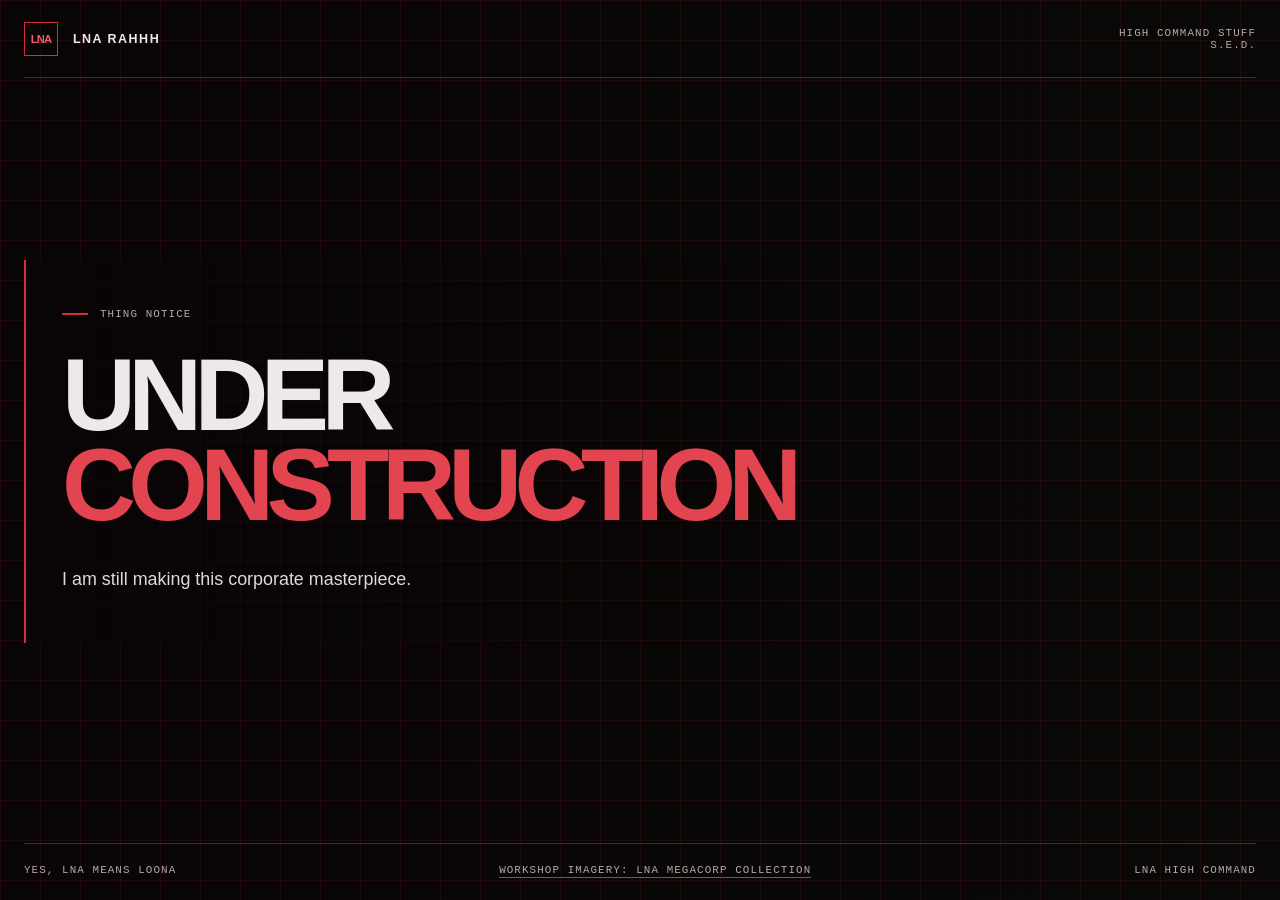
<file: index.html>
<!doctype html>
<html lang="en">
<head>
  <meta charset="utf-8">
  <meta name="viewport" content="width=device-width, initial-scale=1">
  <meta name="theme-color" content="#0b0909">
  <title>LNA Website is being worked on. Stand by</title>
  <style>
    :root {
      color-scheme: dark;
      --text: #eee9e8;
      --muted: #b5a8a9;
      --accent: #cf303d;
      --line: rgba(207, 48, 61, .48);
    }

    * { box-sizing: border-box; }

    body {
      min-height: 100vh;
      margin: 0;
      color: var(--text);
      background: #0b0909;
      font-family: Arial, Helvetica, sans-serif;
    }

    .wallpaper {
      position: fixed;
      z-index: -2;
      inset: 0;
      overflow: hidden;
      background: #0b0909;
    }

    .slide {
      position: absolute;
      inset: 0;
      background-position: center;
      background-size: cover;
      opacity: 0;
      animation: dissolve 64s infinite;
      transform: scale(1.025);
    }

    .slide:nth-child(1) {
      background-image: url("https://images.steamusercontent.com/ugc/14667117368945920307/117C9A7458A0D1704ED50BCFFC2EE8B7CE39E954/?imw=1920&imh=1080&ima=fit&impolicy=Letterbox&imcolor=%23000000&letterbox=true");
      animation-delay: 0s;
    }

    .slide:nth-child(2) {
      background-image: url("https://images.steamusercontent.com/ugc/10120636875176417208/9C78FC683CE42F5DCBD0311186B142D97FCD5B5B/?imw=1920&imh=1080&ima=fit&impolicy=Letterbox&imcolor=%23000000&letterbox=true");
      animation-delay: -8s;
    }

    .slide:nth-child(3) {
      background-image: url("https://images.steamusercontent.com/ugc/9761584395244430361/AD464817C07FD38F5F8E4A33C86431F9985E13DB/?imw=1920&imh=1080&ima=fit&impolicy=Letterbox&imcolor=%23000000&letterbox=true");
      animation-delay: -16s;
    }

    .slide:nth-child(4) {
      background-image: url("https://images.steamusercontent.com/ugc/17518565681509922692/D358D0668ECA9F8E7D17E121519767B43E87C74A/?imw=1920&imh=1080&ima=fit&impolicy=Letterbox&imcolor=%23000000&letterbox=true");
      animation-delay: -24s;
    }

    .slide:nth-child(5) {
      background-image: url("https://images.steamusercontent.com/ugc/9371384131032991510/60D69A8AE216818CDB20AC0AA491A40310CB5EE4/?imw=1920&imh=1080&ima=fit&impolicy=Letterbox&imcolor=%23000000&letterbox=true");
      animation-delay: -32s;
    }

    .slide:nth-child(6) {
      background-image: url("https://images.steamusercontent.com/ugc/17646642804610921491/0C5C3851AD135C61F1DC1C12F517BB1C9B884F8B/?imw=1920&imh=1080&ima=fit&impolicy=Letterbox&imcolor=%23000000&letterbox=true");
      animation-delay: -40s;
    }

    .slide:nth-child(7) {
      background-image: url("https://images.steamusercontent.com/ugc/10294810328813524408/FFD1EA3381A7DA453DCAAF83CCC8C6FDFC8C785E/?imw=1920&imh=1080&ima=fit&impolicy=Letterbox&imcolor=%23000000&letterbox=true");
      animation-delay: -48s;
    }

    .slide:nth-child(8) {
      background-image: url("https://images.steamusercontent.com/ugc/9439013996354624588/7A7802FB47B912461BDCB84D50B25A53E15CE82B/?imw=1920&imh=1080&ima=fit&impolicy=Letterbox&imcolor=%23000000&letterbox=true");
      animation-delay: -56s;
    }

    @keyframes dissolve {
      0%, 9.5% { opacity: 1; }
      12.5%, 100% { opacity: 0; }
    }

    .wallpaper::after {
      position: absolute;
      inset: 0;
      background: linear-gradient(90deg, rgba(9, 5, 6, .94) 0%, rgba(9, 5, 6, .78) 48%, rgba(9, 5, 6, .38) 100%);
      content: "";
    }

    body::before {
      position: fixed;
      z-index: -1;
      inset: 0;
      background-image:
        linear-gradient(rgba(207, 48, 61, .10) 1px, transparent 1px),
        linear-gradient(90deg, rgba(207, 48, 61, .10) 1px, transparent 1px);
      background-size: 40px 40px;
      content: "";
      pointer-events: none;
    }

    .frame {
      width: min(100% - 48px, 1240px);
      min-height: 100vh;
      margin: 0 auto;
      display: flex;
      flex-direction: column;
    }

    header {
      display: flex;
      align-items: center;
      justify-content: space-between;
      min-height: 78px;
      border-bottom: 1px solid var(--line);
    }

    .identity {
      display: flex;
      align-items: center;
      gap: 15px;
      font-size: .78rem;
      font-weight: 700;
      letter-spacing: .12em;
      text-transform: uppercase;
    }

    .seal {
      display: grid;
      width: 34px;
      height: 34px;
      place-items: center;
      border: 1px solid var(--accent);
      color: #f05b65;
      font-size: .7rem;
      letter-spacing: -.08em;
    }

    .header-note,
    .section-label,
    footer {
      color: var(--muted);
      font-family: "Courier New", Courier, monospace;
      font-size: .68rem;
      letter-spacing: .1em;
      text-transform: uppercase;
    }

    .header-note { text-align: right; }

    main {
      flex: 1;
      display: flex;
      align-items: center;
      padding: 10vh 0 12vh;
    }

    .primary {
      max-width: 760px;
      padding: clamp(24px, 4vw, 48px) 0 clamp(24px, 4vw, 48px) clamp(20px, 3vw, 36px);
      border-left: 2px solid var(--accent);
      background: linear-gradient(90deg, rgba(9, 5, 6, .68), rgba(9, 5, 6, 0));
    }

    .section-label {
      display: flex;
      align-items: center;
      gap: 12px;
      margin: 0 0 30px;
    }

    .section-label::before {
      width: 26px;
      height: 2px;
      background: var(--accent);
      content: "";
    }

    h1 {
      max-width: 760px;
      margin: 0;
      font-size: clamp(3.2rem, 8vw, 7.8rem);
      font-weight: 700;
      line-height: .88;
      letter-spacing: -.075em;
      text-transform: uppercase;
    }

    h1 span { color: #e34550; }

    .message {
      max-width: 47ch;
      margin: 34px 0 0;
      color: #e1d9d8;
      font-size: clamp(1rem, 1.5vw, 1.12rem);
      line-height: 1.7;
    }

    footer {
      display: flex;
      justify-content: space-between;
      gap: 20px;
      padding: 20px 0 24px;
      border-top: 1px solid var(--line);
    }

    footer a {
      color: inherit;
      text-decoration-color: var(--accent);
      text-underline-offset: 4px;
    }

    footer a:hover { color: var(--text); }

    @media (max-width: 720px) {
      .frame { width: min(100% - 36px, 560px); }
      header { min-height: 68px; }
      .header-note { max-width: 125px; line-height: 1.5; }
      main { padding: 12vh 0; }
      h1 { font-size: clamp(3.1rem, 15vw, 6rem); }
      .wallpaper::after {
        background: linear-gradient(90deg, rgba(9, 5, 6, .88), rgba(9, 5, 6, .55));
      }
      footer { flex-direction: column; gap: 8px; }
    }

    @media (prefers-reduced-motion: reduce) {
      .slide { animation: none; }
      .slide:first-child { opacity: 1; }
    }
  </style>
</head>
<body>
  <div class="wallpaper" aria-hidden="true">
    <div class="slide"></div>
    <div class="slide"></div>
    <div class="slide"></div>
    <div class="slide"></div>
    <div class="slide"></div>
    <div class="slide"></div>
    <div class="slide"></div>
    <div class="slide"></div>
  </div>

  <div class="frame">
    <header>
      <div class="identity">
        <div class="seal" aria-hidden="true">LNA</div>
        <span>LNA rahhh</span>
      </div>
      <div class="header-note">High Command stuff<br>S.E.D.</div>
    </header>

    <main>
      <section class="primary">
        <p class="section-label">Thing notice</p>
        <h1>Under<br><span>Construction</span></h1>
        <p class="message">
          I am still making this corporate masterpiece.
        </p>
      </section>
    </main>

    <footer>
      <span>Yes, LNA means Loona</span>
      <a href="https://steamcommunity.com/sharedfiles/filedetails/?id=3289077650" target="_blank" rel="noreferrer">Workshop imagery: LNA MegaCorp collection</a>
      <span>LNA High Command</span>
    </footer>
  </div>
</body>
</html>
</file>
